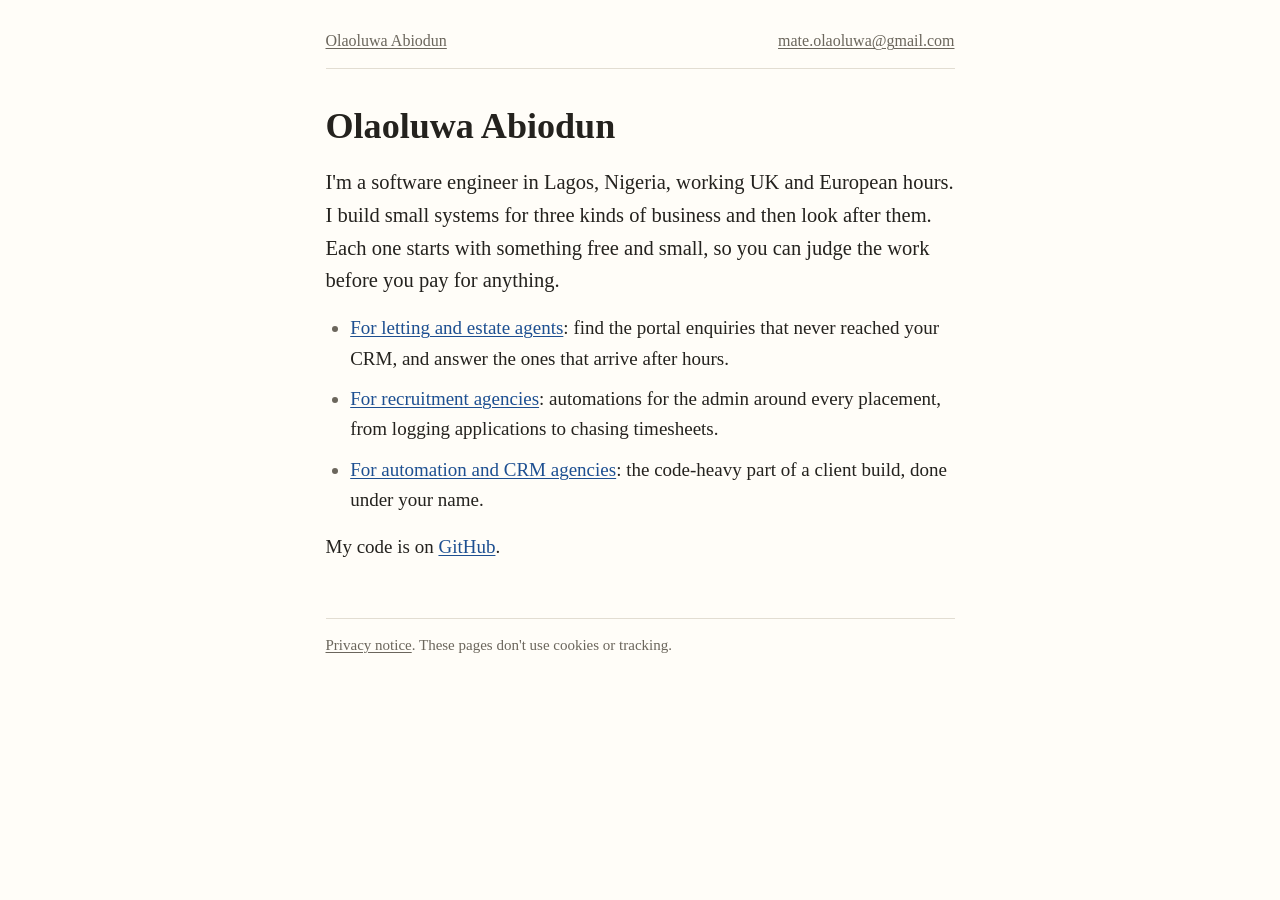
<file: index.html>
<!doctype html>
<html lang="en-GB">
<head>
<meta charset="utf-8">
<meta name="viewport" content="width=device-width, initial-scale=1">
<title>Olaoluwa Abiodun</title>
<meta name="description" content="Software engineer in Lagos building and looking after small systems for letting agents, recruitment agencies and automation agencies.">
<link rel="stylesheet" href="assets/site.css">
</head>
<body>
<div class="page">
<header class="site">
  <a href="./">Olaoluwa Abiodun</a>
  <a href="mailto:mate.olaoluwa@gmail.com">mate.olaoluwa@gmail.com</a>
</header>
<main>
<h1>Olaoluwa Abiodun</h1>
<p class="intro">I'm a software engineer in Lagos, Nigeria, working UK and European hours. I build small systems for three kinds of business and then look after them. Each one starts with something free and small, so you can judge the work before you pay for anything.</p>
<ul>
<li><a href="lettings/">For letting and estate agents</a>: find the portal enquiries that never reached your CRM, and answer the ones that arrive after hours.</li>
<li><a href="recruitment/">For recruitment agencies</a>: automations for the admin around every placement, from logging applications to chasing timesheets.</li>
<li><a href="white-label/">For automation and CRM agencies</a>: the code-heavy part of a client build, done under your name.</li>
</ul>
<p>My code is on <a href="https://github.com/AbiodunOlaoluwa">GitHub</a>.</p>
</main>
<footer class="site">
  <a href="privacy/">Privacy notice</a>. These pages don't use cookies or tracking.
</footer>
</div>
</body>
</html>
</file>
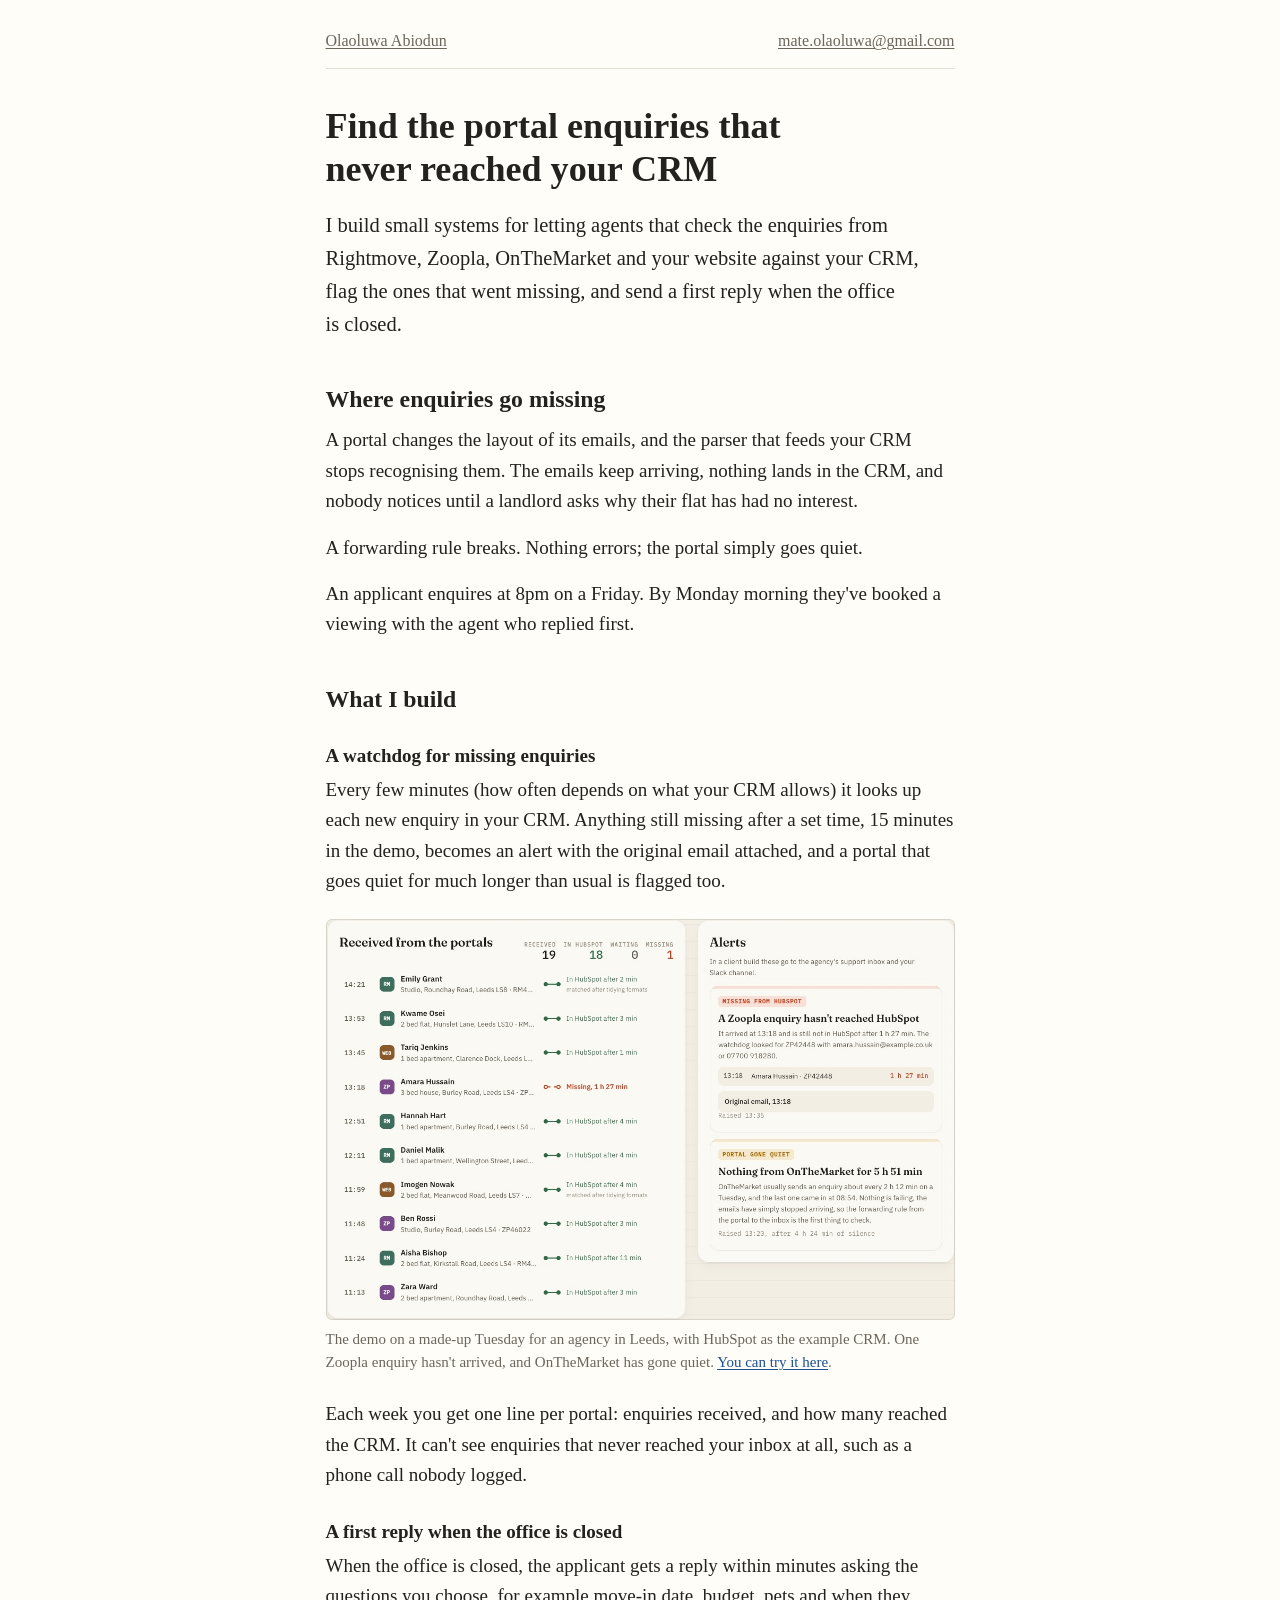
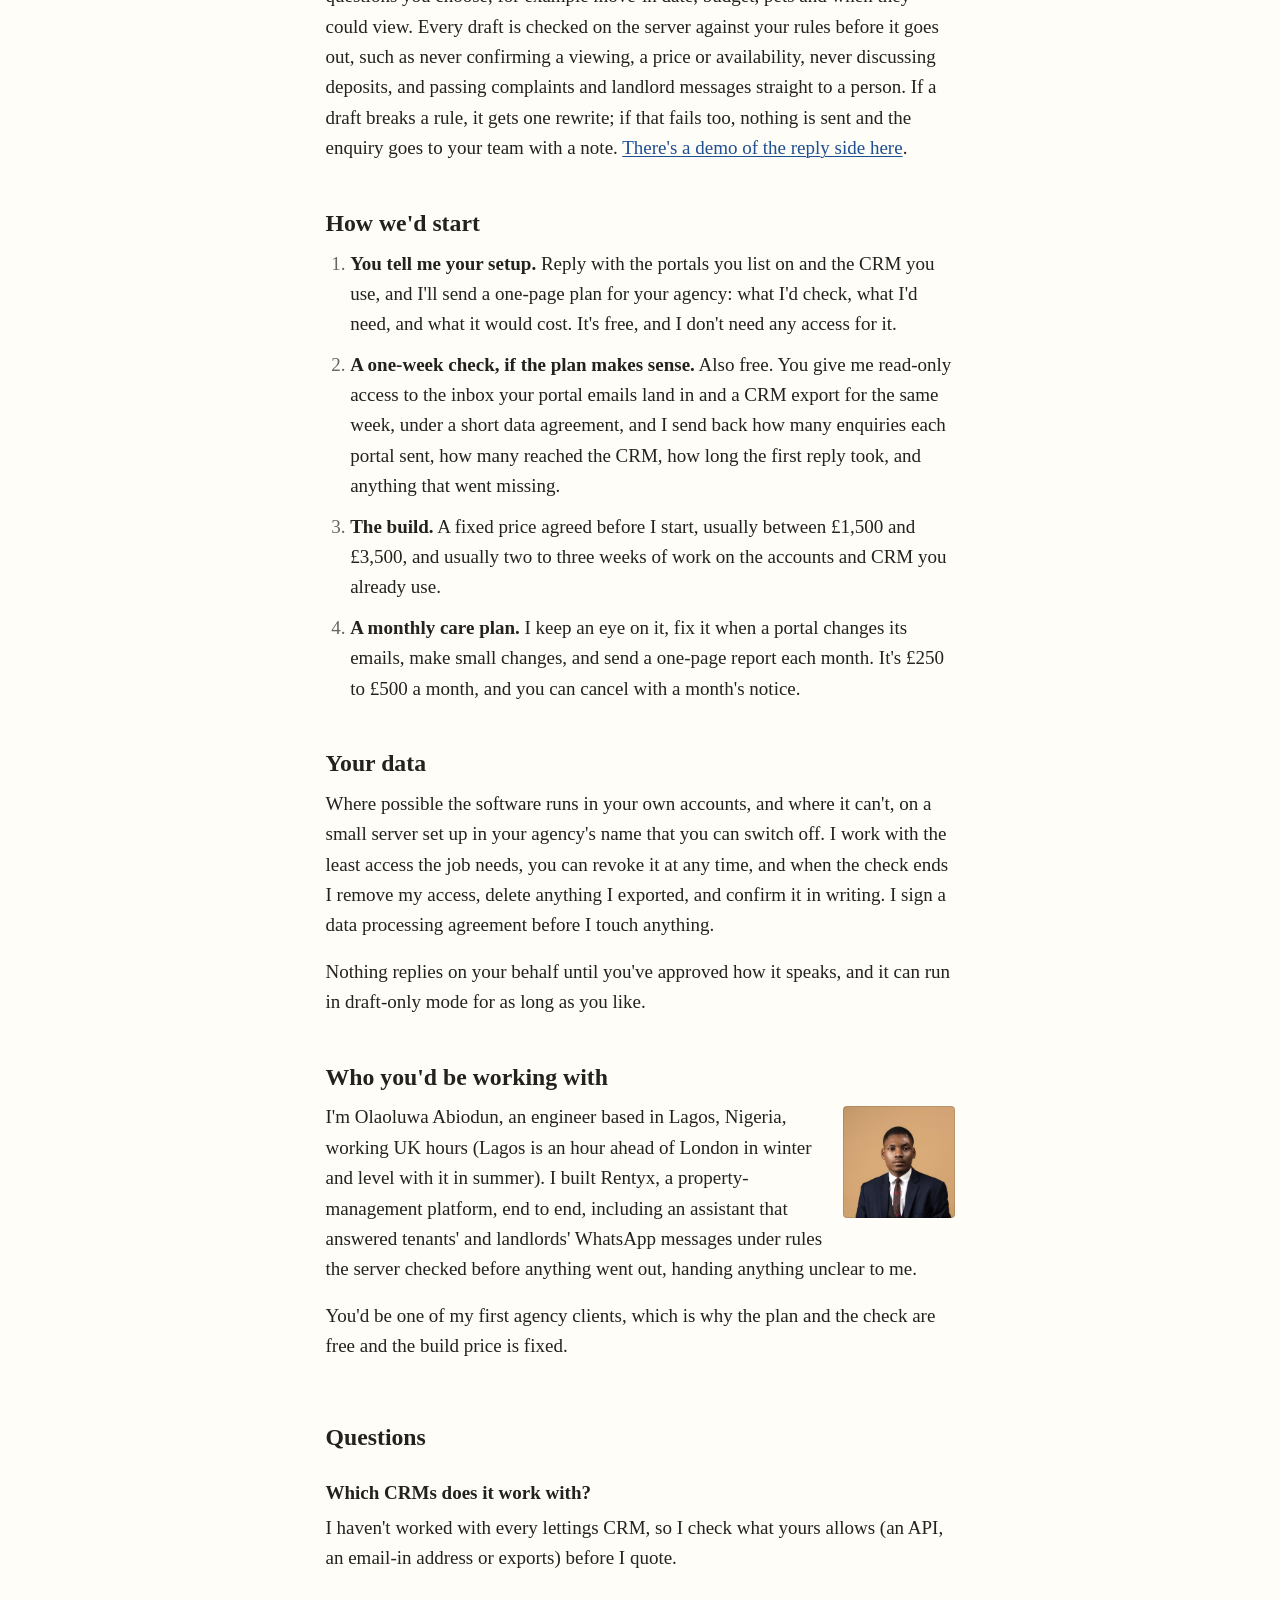
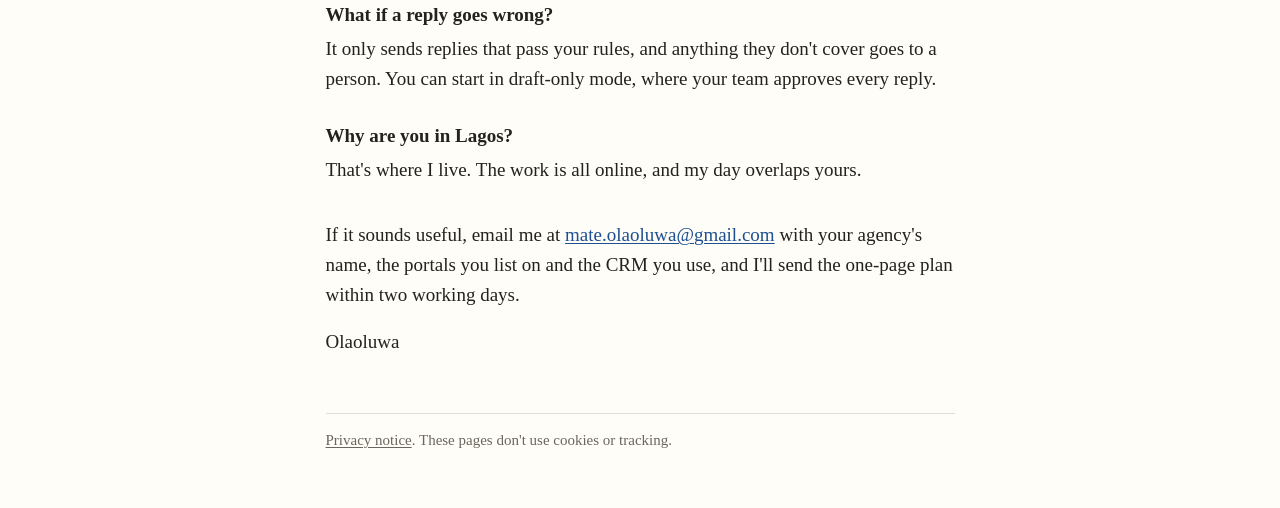
<file: lettings/index.html>
<!doctype html>
<html lang="en-GB">
<head>
<meta charset="utf-8">
<meta name="viewport" content="width=device-width, initial-scale=1">
<title>Missed enquiry checks for letting agents</title>
<meta name="description" content="Find the portal enquiries that never reached your CRM, and answer the ones that arrive when the office is closed.">
<link rel="stylesheet" href="../assets/site.css">
</head>
<body>
<div class="page">
<header class="site">
  <a href="../">Olaoluwa Abiodun</a>
  <a href="mailto:mate.olaoluwa@gmail.com">mate.olaoluwa@gmail.com</a>
</header>
<main>
<h1>Find the portal enquiries that never reached your CRM</h1>
<p class="intro">I build small systems for letting agents that check the enquiries from Rightmove, Zoopla, OnTheMarket and your website against your CRM, flag the ones that went missing, and send a first reply when the office is closed.</p>

<h2>Where enquiries go missing</h2>
<p>A portal changes the layout of its emails, and the parser that feeds your CRM stops recognising them. The emails keep arriving, nothing lands in the CRM, and nobody notices until a landlord asks why their flat has had no interest.</p>
<p>A forwarding rule breaks. Nothing errors; the portal simply goes quiet.</p>
<p>An applicant enquires at 8pm on a Friday. By Monday morning they've booked a viewing with the agent who replied first.</p>

<h2>What I build</h2>
<h3>A watchdog for missing enquiries</h3>
<p>Every few minutes (how often depends on what your CRM allows) it looks up each new enquiry in your CRM. Anything still missing after a set time, 15 minutes in the demo, becomes an alert with the original email attached, and a portal that goes quiet for much longer than usual is flagged too.</p>
<figure>
<img src="../assets/watchdog-sample.jpg" width="1185" height="757" alt="The watchdog demo: a list of the day's portal enquiries with the time each one reached the CRM, one Zoopla enquiry marked missing, and two alerts, one for the missing Zoopla enquiry and one saying OnTheMarket has gone quiet.">
<figcaption>The demo on a made-up Tuesday for an agency in Leeds, with HubSpot as the example CRM. One Zoopla enquiry hasn't arrived, and OnTheMarket has gone quiet. <a href="https://abiodunolaoluwa.github.io/enquiry-watchdog/">You can try it here</a>.</figcaption>
</figure>
<p>Each week you get one line per portal: enquiries received, and how many reached the CRM. It can't see enquiries that never reached your inbox at all, such as a phone call nobody logged.</p>

<h3>A first reply when the office is closed</h3>
<p>When the office is closed, the applicant gets a reply within minutes asking the questions you choose, for example move-in date, budget, pets and when they could view. Every draft is checked on the server against your rules before it goes out, such as never confirming a viewing, a price or availability, never discussing deposits, and passing complaints and landlord messages straight to a person. If a draft breaks a rule, it gets one rewrite; if that fails too, nothing is sent and the enquiry goes to your team with a note. <a href="https://reply-desk-8rzb.onrender.com">There's a demo of the reply side here</a>.</p>

<h2>How we'd start</h2>
<ol>
<li><strong>You tell me your setup.</strong> Reply with the portals you list on and the CRM you use, and I'll send a one-page plan for your agency: what I'd check, what I'd need, and what it would cost. It's free, and I don't need any access for it.</li>
<li><strong>A one-week check, if the plan makes sense.</strong> Also free. You give me read-only access to the inbox your portal emails land in and a CRM export for the same week, under a short data agreement, and I send back how many enquiries each portal sent, how many reached the CRM, how long the first reply took, and anything that went missing.</li>
<li><strong>The build.</strong> A fixed price agreed before I start, usually between £1,500 and £3,500, and usually two to three weeks of work on the accounts and CRM you already use.</li>
<li><strong>A monthly care plan.</strong> I keep an eye on it, fix it when a portal changes its emails, make small changes, and send a one-page report each month. It's £250 to £500 a month, and you can cancel with a month's notice.</li>
</ol>

<h2>Your data</h2>
<p>Where possible the software runs in your own accounts, and where it can't, on a small server set up in your agency's name that you can switch off. I work with the least access the job needs, you can revoke it at any time, and when the check ends I remove my access, delete anything I exported, and confirm it in writing. I sign a data processing agreement before I touch anything.</p>
<p>Nothing replies on your behalf until you've approved how it speaks, and it can run in draft-only mode for as long as you like.</p>

<h2>Who you'd be working with</h2>
<div class="me"><img src="../assets/olaoluwa.jpg" alt="Olaoluwa Abiodun" width="112" height="112">
<p>I'm Olaoluwa Abiodun, an engineer based in Lagos, Nigeria, working UK hours (Lagos is an hour ahead of London in winter and level with it in summer). I built Rentyx, a property-management platform, end to end, including an assistant that answered tenants' and landlords' WhatsApp messages under rules the server checked before anything went out, handing anything unclear to me.</p>
<p>You'd be one of my first agency clients, which is why the plan and the check are free and the build price is fixed.</p>
</div>

<h2>Questions</h2>
<h3>Which CRMs does it work with?</h3>
<p>I haven't worked with every lettings CRM, so I check what yours allows (an API, an email-in address or exports) before I quote.</p>
<h3>What if a reply goes wrong?</h3>
<p>It only sends replies that pass your rules, and anything they don't cover goes to a person. You can start in draft-only mode, where your team approves every reply.</p>
<h3>Why are you in Lagos?</h3>
<p>That's where I live. The work is all online, and my day overlaps yours.</p>

<p class="signoff">If it sounds useful, email me at <a href="mailto:mate.olaoluwa@gmail.com">mate.olaoluwa@gmail.com</a> with your agency's name, the portals you list on and the CRM you use, and I'll send the one-page plan within two working days.</p>
<p>Olaoluwa</p>
</main>
<footer class="site">
  <a href="../privacy/">Privacy notice</a>. These pages don't use cookies or tracking.
</footer>
</div>
</body>
</html>
</file>
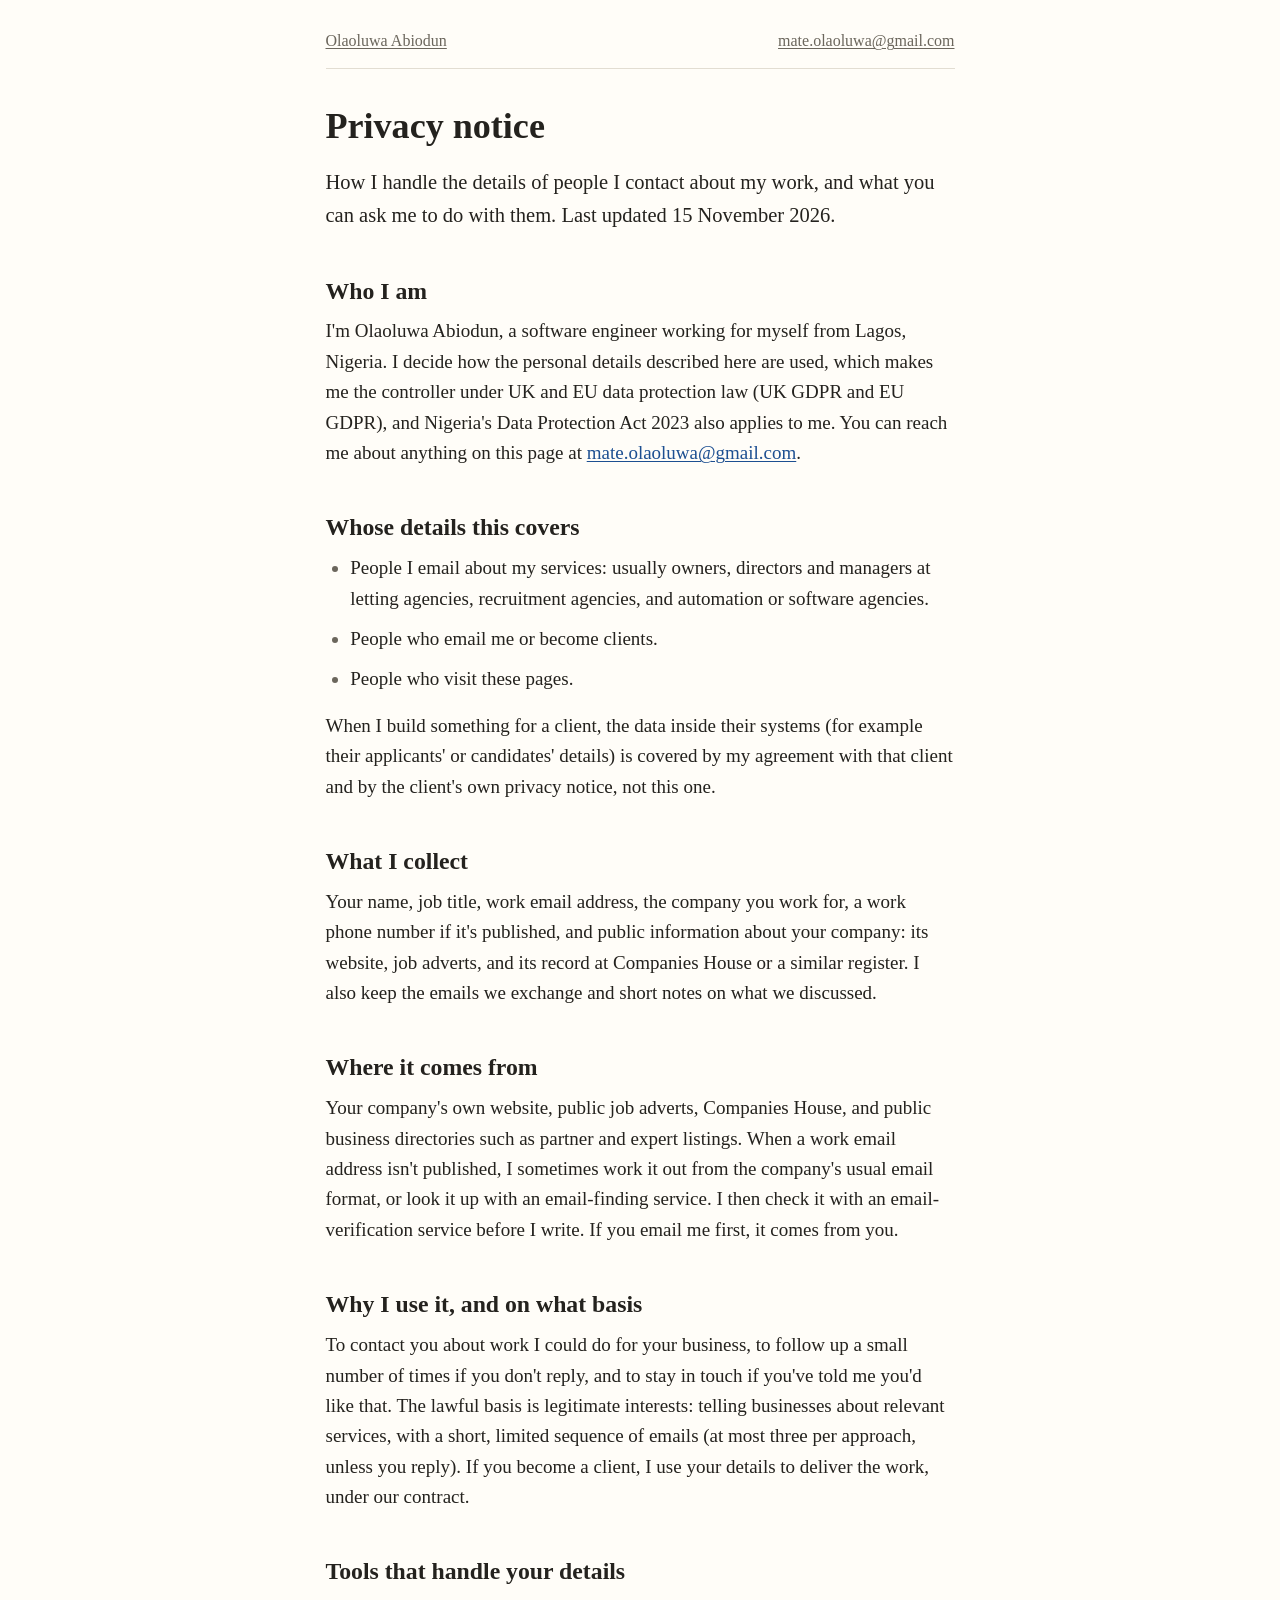
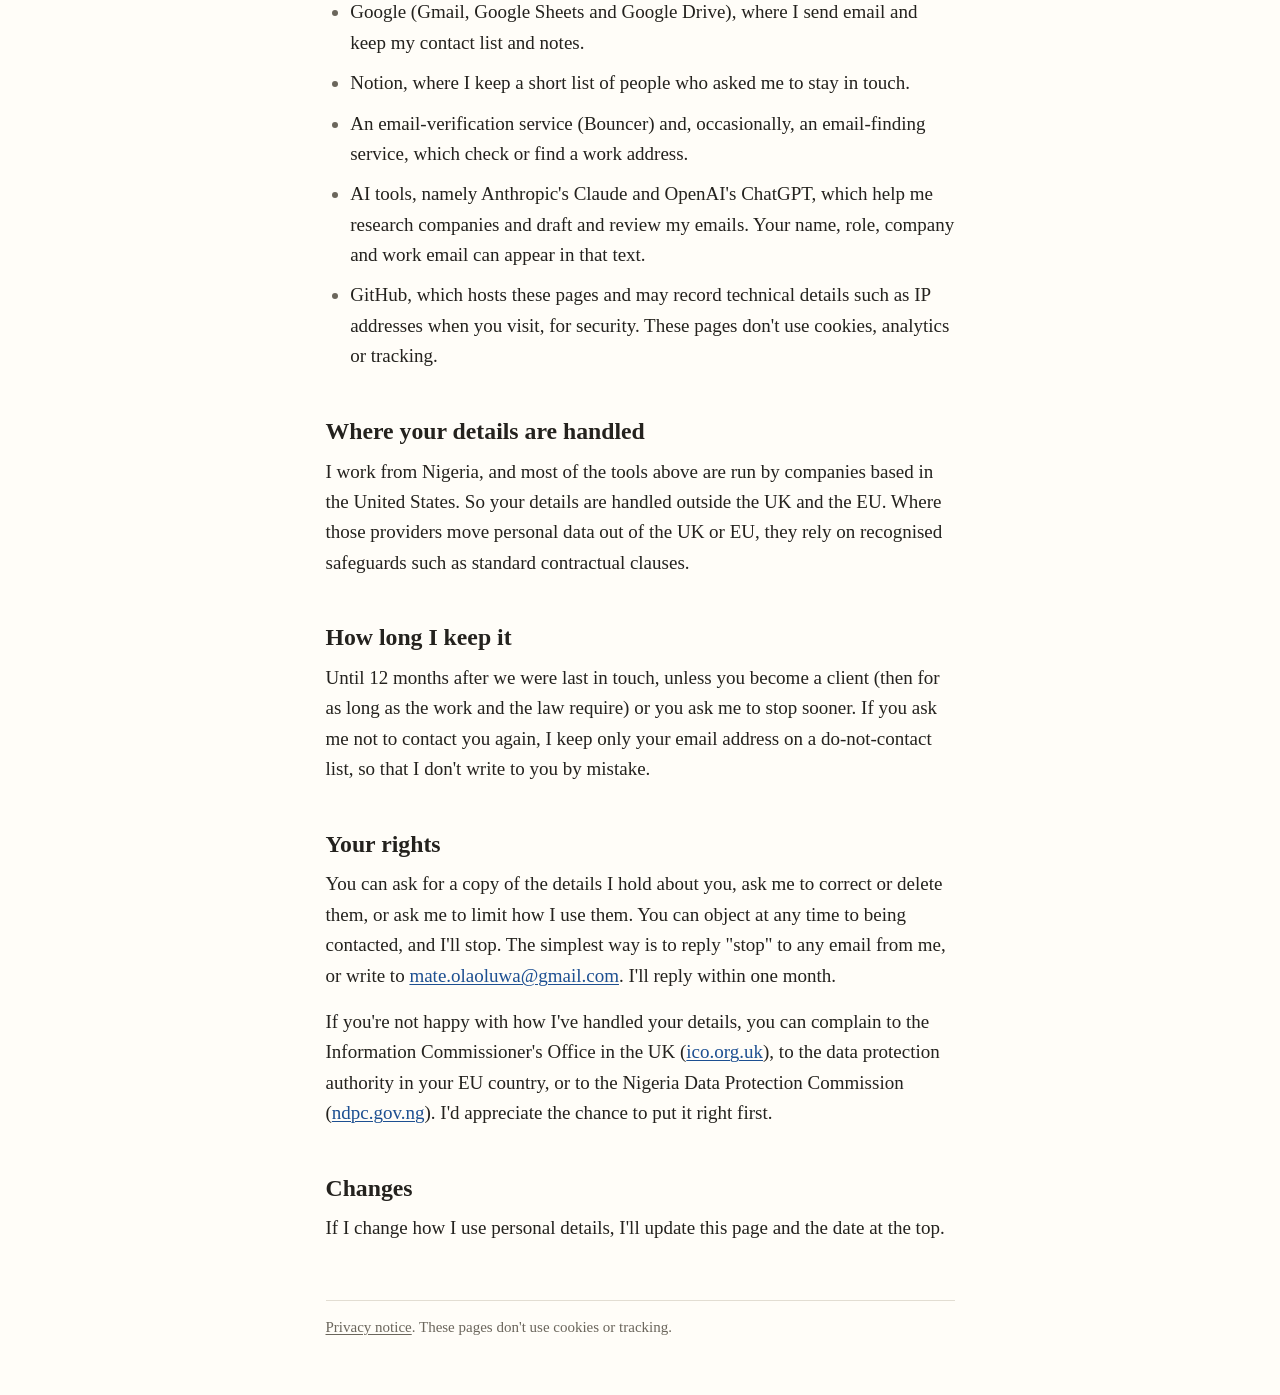
<file: privacy/index.html>
<!doctype html>
<html lang="en-GB">
<head>
<meta charset="utf-8">
<meta name="viewport" content="width=device-width, initial-scale=1">
<title>Privacy notice: Olaoluwa Abiodun</title>
<meta name="description" content="How Olaoluwa Abiodun handles the personal details of people he contacts about his work.">
<link rel="stylesheet" href="../assets/site.css">
</head>
<body>
<div class="page">
<header class="site">
  <a href="../">Olaoluwa Abiodun</a>
  <a href="mailto:mate.olaoluwa@gmail.com">mate.olaoluwa@gmail.com</a>
</header>
<main>
<h1>Privacy notice</h1>
<p class="intro">How I handle the details of people I contact about my work, and what you can ask me to do with them. Last updated 15 November 2026.</p>
<h2>Who I am</h2>
<p>I'm Olaoluwa Abiodun, a software engineer working for myself from Lagos, Nigeria. I decide how the personal details described here are used, which makes me the controller under UK and EU data protection law (UK GDPR and EU GDPR), and Nigeria's Data Protection Act 2023 also applies to me. You can reach me about anything on this page at <a href="mailto:mate.olaoluwa@gmail.com">mate.olaoluwa@gmail.com</a>.</p>
<h2>Whose details this covers</h2>
<ul><li>People I email about my services: usually owners, directors and managers at letting agencies, recruitment agencies, and automation or software agencies.</li><li>People who email me or become clients.</li><li>People who visit these pages.</li></ul>
<p>When I build something for a client, the data inside their systems (for example their applicants' or candidates' details) is covered by my agreement with that client and by the client's own privacy notice, not this one.</p>
<h2>What I collect</h2>
<p>Your name, job title, work email address, the company you work for, a work phone number if it's published, and public information about your company: its website, job adverts, and its record at Companies House or a similar register. I also keep the emails we exchange and short notes on what we discussed.</p>
<h2>Where it comes from</h2>
<p>Your company's own website, public job adverts, Companies House, and public business directories such as partner and expert listings. When a work email address isn't published, I sometimes work it out from the company's usual email format, or look it up with an email-finding service. I then check it with an email-verification service before I write. If you email me first, it comes from you.</p>
<h2>Why I use it, and on what basis</h2>
<p>To contact you about work I could do for your business, to follow up a small number of times if you don't reply, and to stay in touch if you've told me you'd like that. The lawful basis is legitimate interests: telling businesses about relevant services, with a short, limited sequence of emails (at most three per approach, unless you reply). If you become a client, I use your details to deliver the work, under our contract.</p>
<h2>Tools that handle your details</h2>
<ul><li>Google (Gmail, Google Sheets and Google Drive), where I send email and keep my contact list and notes.</li><li>Notion, where I keep a short list of people who asked me to stay in touch.</li><li>An email-verification service (Bouncer) and, occasionally, an email-finding service, which check or find a work address.</li><li>AI tools, namely Anthropic's Claude and OpenAI's ChatGPT, which help me research companies and draft and review my emails. Your name, role, company and work email can appear in that text.</li><li>GitHub, which hosts these pages and may record technical details such as IP addresses when you visit, for security. These pages don't use cookies, analytics or tracking.</li></ul>
<h2>Where your details are handled</h2>
<p>I work from Nigeria, and most of the tools above are run by companies based in the United States. So your details are handled outside the UK and the EU. Where those providers move personal data out of the UK or EU, they rely on recognised safeguards such as standard contractual clauses.</p>
<h2>How long I keep it</h2>
<p>Until 12 months after we were last in touch, unless you become a client (then for as long as the work and the law require) or you ask me to stop sooner. If you ask me not to contact you again, I keep only your email address on a do-not-contact list, so that I don't write to you by mistake.</p>
<h2>Your rights</h2>
<p>You can ask for a copy of the details I hold about you, ask me to correct or delete them, or ask me to limit how I use them. You can object at any time to being contacted, and I'll stop. The simplest way is to reply "stop" to any email from me, or write to <a href="mailto:mate.olaoluwa@gmail.com">mate.olaoluwa@gmail.com</a>. I'll reply within one month.</p>
<p>If you're not happy with how I've handled your details, you can complain to the Information Commissioner's Office in the UK (<a href="https://ico.org.uk/make-a-complaint/">ico.org.uk</a>), to the data protection authority in your EU country, or to the Nigeria Data Protection Commission (<a href="https://ndpc.gov.ng">ndpc.gov.ng</a>). I'd appreciate the chance to put it right first.</p>
<h2>Changes</h2>
<p>If I change how I use personal details, I'll update this page and the date at the top.</p>
</main>
<footer class="site">
  <a href="../privacy/">Privacy notice</a>. These pages don't use cookies or tracking.
</footer>
</div>
</body>
</html>
</file>
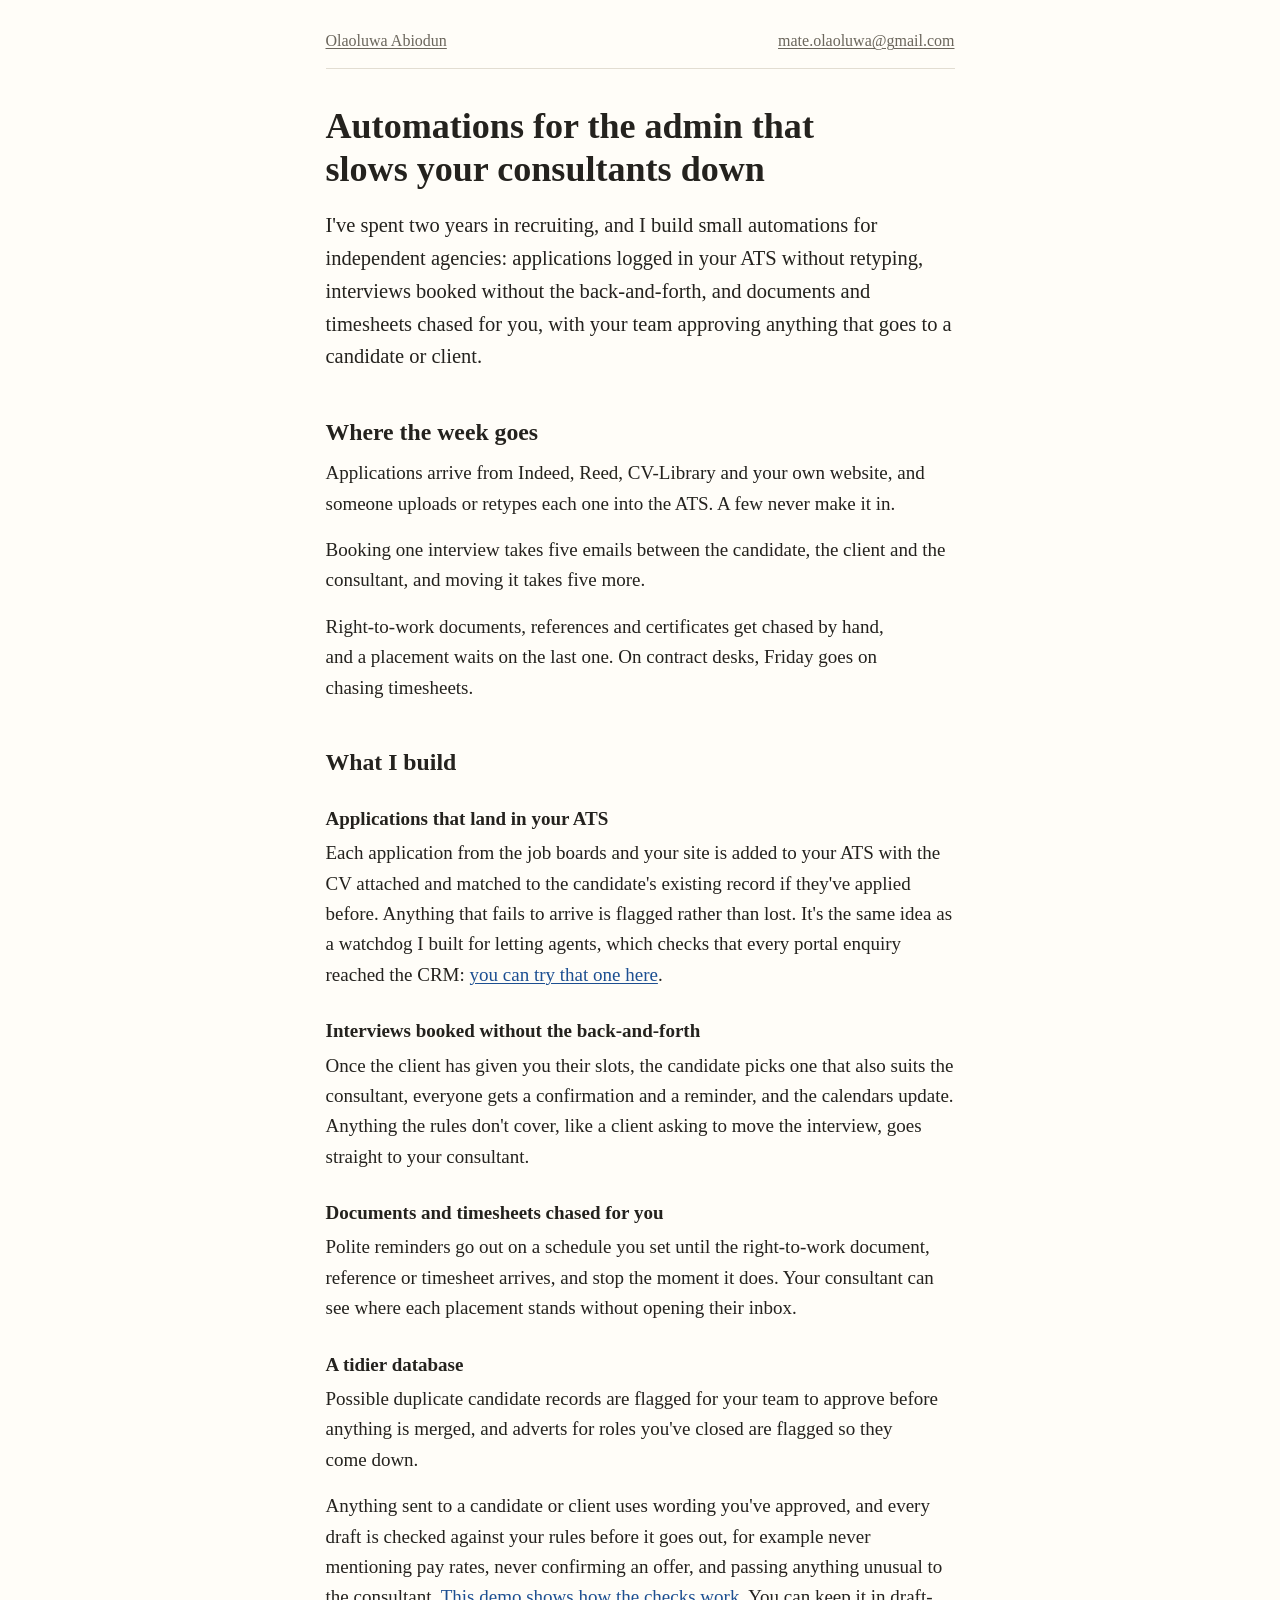
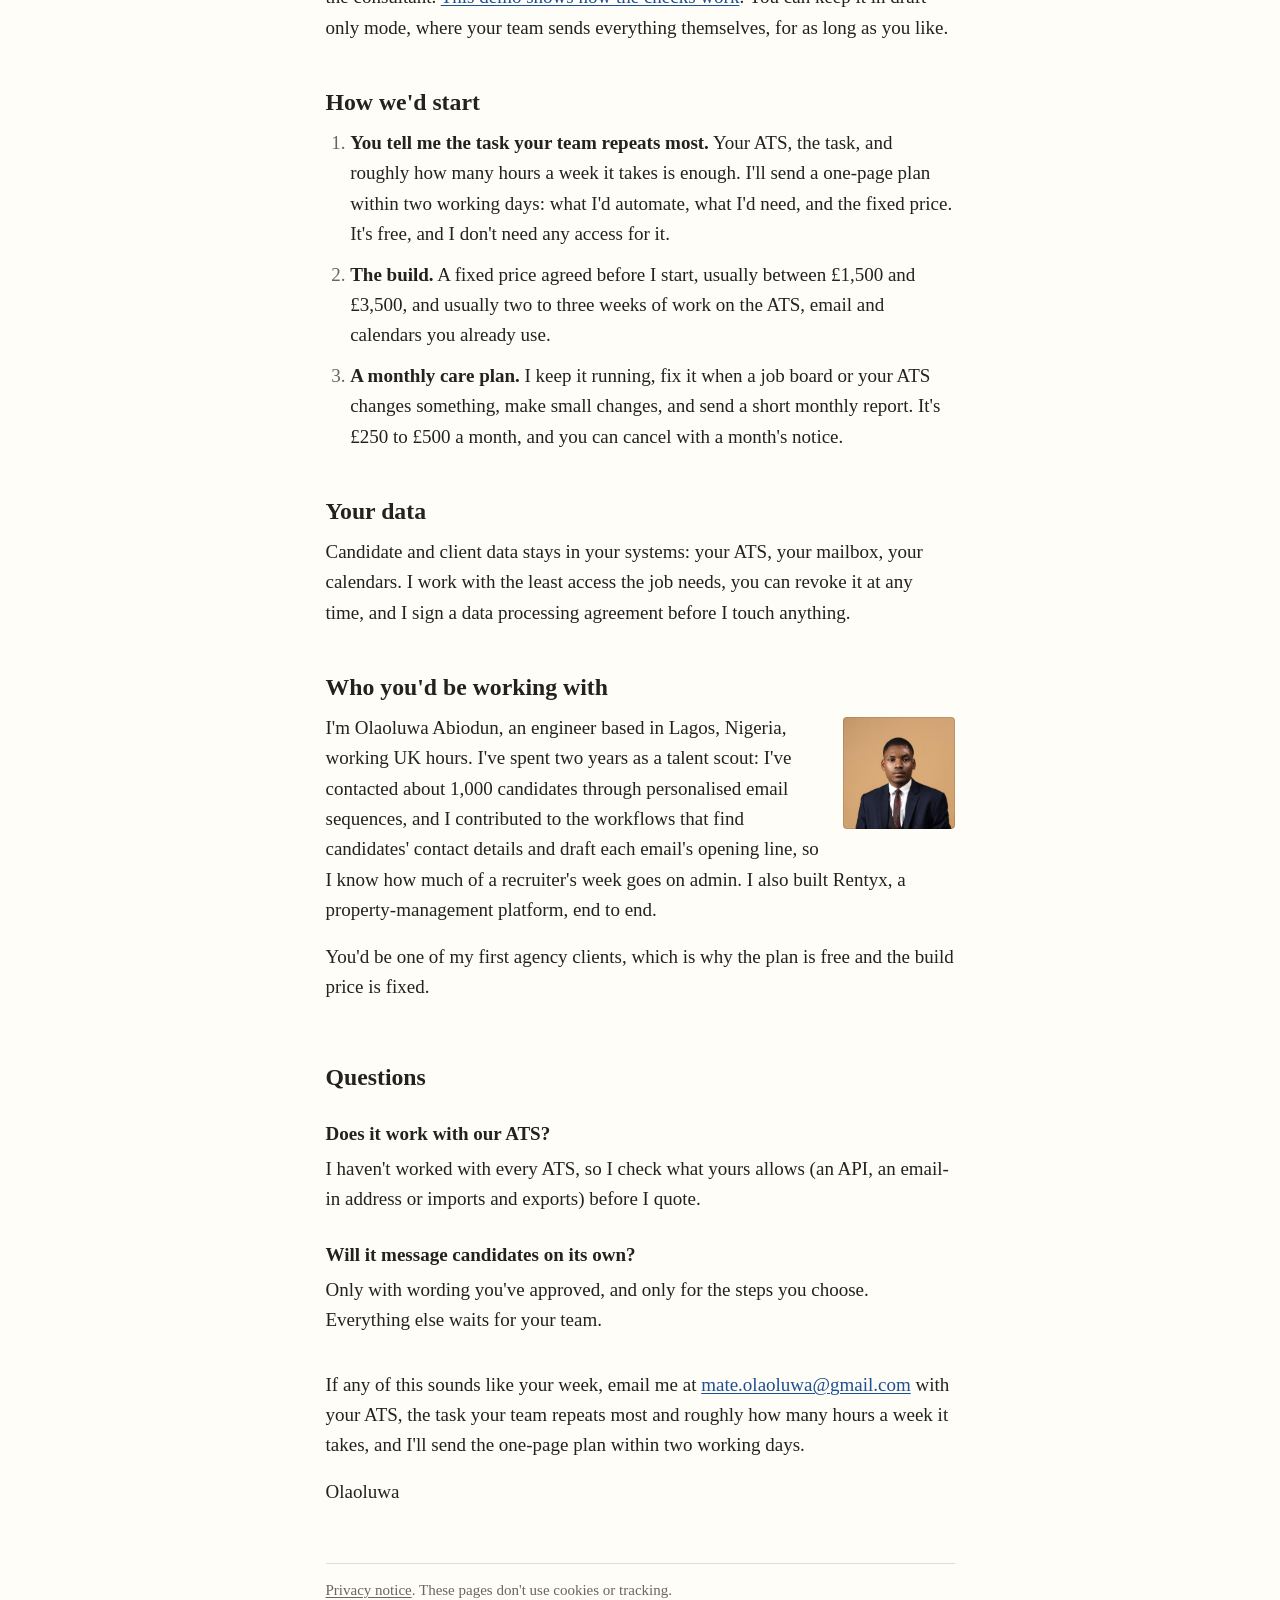
<file: recruitment/index.html>
<!doctype html>
<html lang="en-GB">
<head>
<meta charset="utf-8">
<meta name="viewport" content="width=device-width, initial-scale=1">
<title>Automations for independent recruitment agencies</title>
<meta name="description" content="Small automations that take the logging, booking and chasing off your recruitment team, with your team approving anything that goes to a candidate or client.">
<link rel="stylesheet" href="../assets/site.css">
</head>
<body>
<div class="page">
<header class="site">
  <a href="../">Olaoluwa Abiodun</a>
  <a href="mailto:mate.olaoluwa@gmail.com">mate.olaoluwa@gmail.com</a>
</header>
<main>
<h1>Automations for the admin that slows your consultants down</h1>
<p class="intro">I've spent two years in recruiting, and I build small automations for independent agencies: applications logged in your ATS without retyping, interviews booked without the back-and-forth, and documents and timesheets chased for you, with your team approving anything that goes to a candidate or client.</p>

<h2>Where the week goes</h2>
<p>Applications arrive from Indeed, Reed, CV-Library and your own website, and someone uploads or retypes each one into the ATS. A few never make it in.</p>
<p>Booking one interview takes five emails between the candidate, the client and the consultant, and moving it takes five more.</p>
<p>Right-to-work documents, references and certificates get chased by hand, and a placement waits on the last one. On contract desks, Friday goes on chasing timesheets.</p>

<h2>What I build</h2>
<h3>Applications that land in your ATS</h3>
<p>Each application from the job boards and your site is added to your ATS with the CV attached and matched to the candidate's existing record if they've applied before. Anything that fails to arrive is flagged rather than lost. It's the same idea as a watchdog I built for letting agents, which checks that every portal enquiry reached the CRM: <a href="https://abiodunolaoluwa.github.io/enquiry-watchdog/">you can try that one here</a>.</p>
<h3>Interviews booked without the back-and-forth</h3>
<p>Once the client has given you their slots, the candidate picks one that also suits the consultant, everyone gets a confirmation and a reminder, and the calendars update. Anything the rules don't cover, like a client asking to move the interview, goes straight to your consultant.</p>
<h3>Documents and timesheets chased for you</h3>
<p>Polite reminders go out on a schedule you set until the right-to-work document, reference or timesheet arrives, and stop the moment it does. Your consultant can see where each placement stands without opening their inbox.</p>
<h3>A tidier database</h3>
<p>Possible duplicate candidate records are flagged for your team to approve before anything is merged, and adverts for roles you've closed are flagged so they come down.</p>
<p>Anything sent to a candidate or client uses wording you've approved, and every draft is checked against your rules before it goes out, for example never mentioning pay rates, never confirming an offer, and passing anything unusual to the consultant. <a href="https://reply-desk-8rzb.onrender.com">This demo shows how the checks work</a>. You can keep it in draft-only mode, where your team sends everything themselves, for as long as you like.</p>

<h2>How we'd start</h2>
<ol>
<li><strong>You tell me the task your team repeats most.</strong> Your ATS, the task, and roughly how many hours a week it takes is enough. I'll send a one-page plan within two working days: what I'd automate, what I'd need, and the fixed price. It's free, and I don't need any access for it.</li>
<li><strong>The build.</strong> A fixed price agreed before I start, usually between £1,500 and £3,500, and usually two to three weeks of work on the ATS, email and calendars you already use.</li>
<li><strong>A monthly care plan.</strong> I keep it running, fix it when a job board or your ATS changes something, make small changes, and send a short monthly report. It's £250 to £500 a month, and you can cancel with a month's notice.</li>
</ol>

<h2>Your data</h2>
<p>Candidate and client data stays in your systems: your ATS, your mailbox, your calendars. I work with the least access the job needs, you can revoke it at any time, and I sign a data processing agreement before I touch anything.</p>

<h2>Who you'd be working with</h2>
<div class="me"><img src="../assets/olaoluwa.jpg" alt="Olaoluwa Abiodun" width="112" height="112">
<p>I'm Olaoluwa Abiodun, an engineer based in Lagos, Nigeria, working UK hours. I've spent two years as a talent scout: I've contacted about 1,000 candidates through personalised email sequences, and I contributed to the workflows that find candidates' contact details and draft each email's opening line, so I know how much of a recruiter's week goes on admin. I also built Rentyx, a property-management platform, end to end.</p>
<p>You'd be one of my first agency clients, which is why the plan is free and the build price is fixed.</p>
</div>

<h2>Questions</h2>
<h3>Does it work with our ATS?</h3>
<p>I haven't worked with every ATS, so I check what yours allows (an API, an email-in address or imports and exports) before I quote.</p>
<h3>Will it message candidates on its own?</h3>
<p>Only with wording you've approved, and only for the steps you choose. Everything else waits for your team.</p>

<p class="signoff">If any of this sounds like your week, email me at <a href="mailto:mate.olaoluwa@gmail.com">mate.olaoluwa@gmail.com</a> with your ATS, the task your team repeats most and roughly how many hours a week it takes, and I'll send the one-page plan within two working days.</p>
<p>Olaoluwa</p>
</main>
<footer class="site">
  <a href="../privacy/">Privacy notice</a>. These pages don't use cookies or tracking.
</footer>
</div>
</body>
</html>
</file>
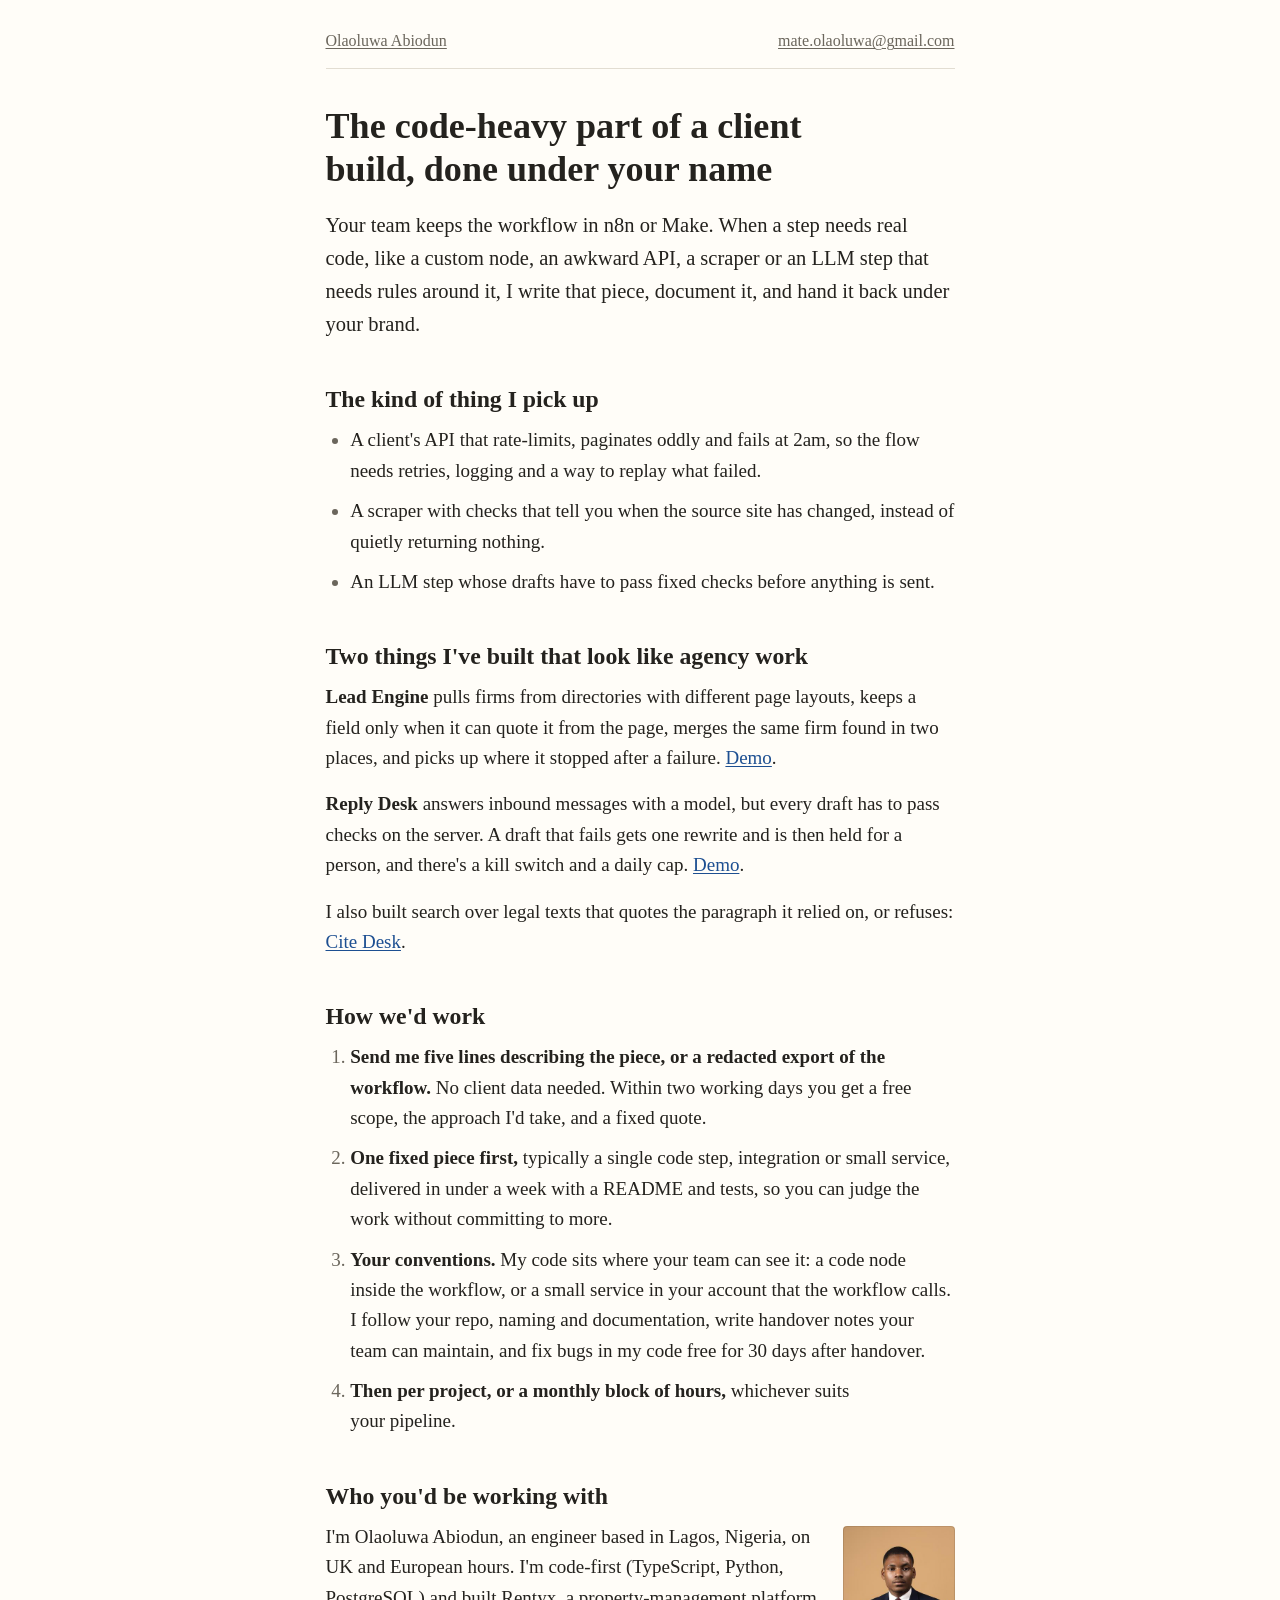
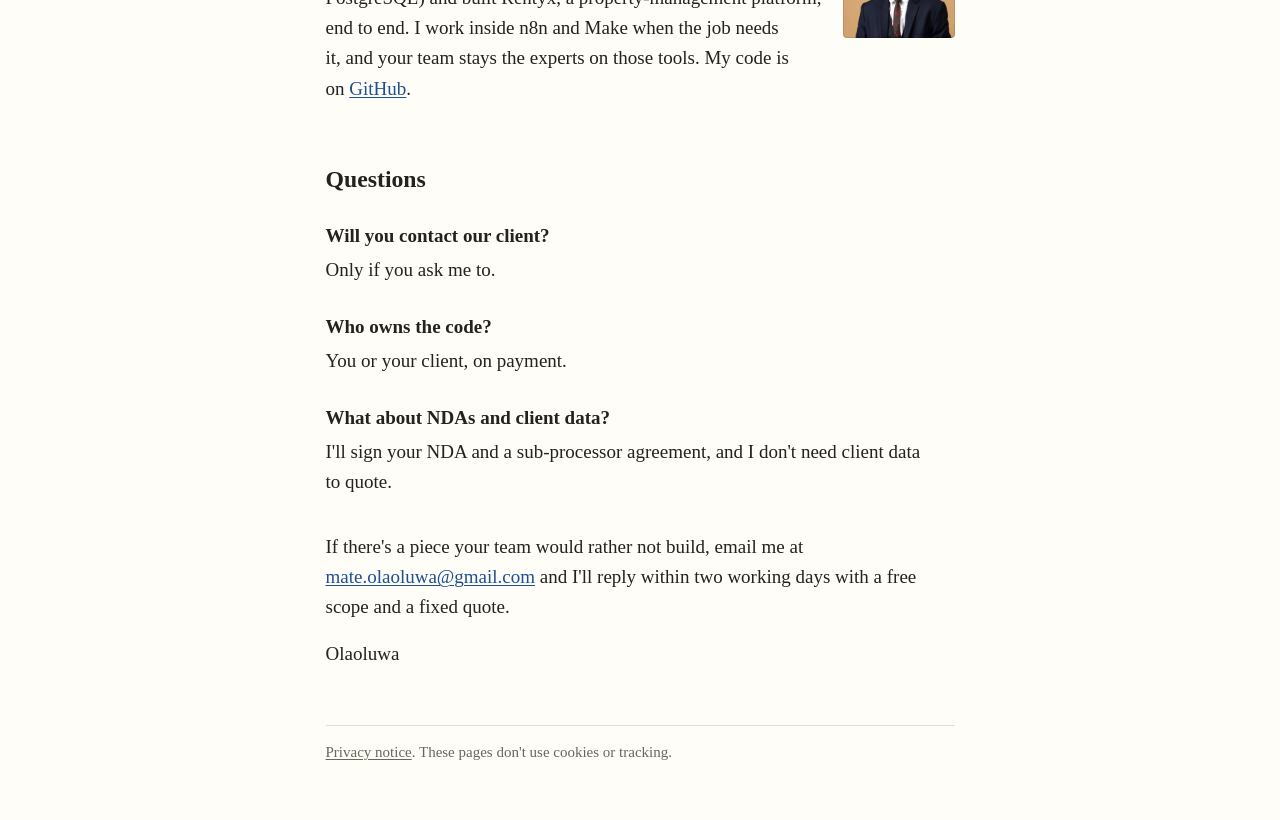
<file: white-label/index.html>
<!doctype html>
<html lang="en-GB">
<head>
<meta charset="utf-8">
<meta name="viewport" content="width=device-width, initial-scale=1">
<title>White-label build help for automation agencies</title>
<meta name="description" content="The code-heavy part of a client build, done under your name: custom steps, awkward APIs, scrapers and LLM steps with checks.">
<link rel="stylesheet" href="../assets/site.css">
</head>
<body>
<div class="page">
<header class="site">
  <a href="../">Olaoluwa Abiodun</a>
  <a href="mailto:mate.olaoluwa@gmail.com">mate.olaoluwa@gmail.com</a>
</header>
<main>
<h1>The code-heavy part of a client build, done under your name</h1>
<p class="intro">Your team keeps the workflow in n8n or Make. When a step needs real code, like a custom node, an awkward API, a scraper or an LLM step that needs rules around it, I write that piece, document it, and hand it back under your brand.</p>

<h2>The kind of thing I pick up</h2>
<ul>
<li>A client's API that rate-limits, paginates oddly and fails at 2am, so the flow needs retries, logging and a way to replay what failed.</li>
<li>A scraper with checks that tell you when the source site has changed, instead of quietly returning nothing.</li>
<li>An LLM step whose drafts have to pass fixed checks before anything is sent.</li>
</ul>

<h2>Two things I've built that look like agency work</h2>
<p><strong>Lead Engine</strong> pulls firms from directories with different page layouts, keeps a field only when it can quote it from the page, merges the same firm found in two places, and picks up where it stopped after a failure. <a href="https://lead-engine-yqxv.onrender.com">Demo</a>.</p>
<p><strong>Reply Desk</strong> answers inbound messages with a model, but every draft has to pass checks on the server. A draft that fails gets one rewrite and is then held for a person, and there's a kill switch and a daily cap. <a href="https://reply-desk-8rzb.onrender.com">Demo</a>.</p>
<p>I also built search over legal texts that quotes the paragraph it relied on, or refuses: <a href="https://cite-desk.onrender.com">Cite Desk</a>.</p>

<h2>How we'd work</h2>
<ol>
<li><strong>Send me five lines describing the piece, or a redacted export of the workflow.</strong> No client data needed. Within two working days you get a free scope, the approach I'd take, and a fixed quote.</li>
<li><strong>One fixed piece first,</strong> typically a single code step, integration or small service, delivered in under a week with a README and tests, so you can judge the work without committing to more.</li>
<li><strong>Your conventions.</strong> My code sits where your team can see it: a code node inside the workflow, or a small service in your account that the workflow calls. I follow your repo, naming and documentation, write handover notes your team can maintain, and fix bugs in my code free for 30 days after handover.</li>
<li><strong>Then per project, or a monthly block of hours,</strong> whichever suits your pipeline.</li>
</ol>

<h2>Who you'd be working with</h2>
<div class="me"><img src="../assets/olaoluwa.jpg" alt="Olaoluwa Abiodun" width="112" height="112">
<p>I'm Olaoluwa Abiodun, an engineer based in Lagos, Nigeria, on UK and European hours. I'm code-first (TypeScript, Python, PostgreSQL) and built Rentyx, a property-management platform, end to end. I work inside n8n and Make when the job needs it, and your team stays the experts on those tools. My code is on <a href="https://github.com/AbiodunOlaoluwa">GitHub</a>.</p>
</div>

<h2>Questions</h2>
<h3>Will you contact our client?</h3>
<p>Only if you ask me to.</p>
<h3>Who owns the code?</h3>
<p>You or your client, on payment.</p>
<h3>What about NDAs and client data?</h3>
<p>I'll sign your NDA and a sub-processor agreement, and I don't need client data to quote.</p>

<p class="signoff">If there's a piece your team would rather not build, email me at <a href="mailto:mate.olaoluwa@gmail.com">mate.olaoluwa@gmail.com</a> and I'll reply within two working days with a free scope and a fixed quote.</p>
<p>Olaoluwa</p>
</main>
<footer class="site">
  <a href="../privacy/">Privacy notice</a>. These pages don't use cookies or tracking.
</footer>
</div>
</body>
</html>
</file>
<file: assets/site.css>
/* Plain pages, written like a letter. One column, the reader's own system fonts, ordinary links. */

:root {
  --bg: #fffdf8;
  --text: #24221e;
  --muted: #6b665c;
  --line: #e2ddd2;
  --link: #1d4f91;
  --link-visited: #5b3f8c;
  --mark: #fff3c4;
  color-scheme: light dark;
}

@media (prefers-color-scheme: dark) {
  :root {
    --bg: #181715;
    --text: #e6e1d6;
    --muted: #a29b8d;
    --line: #34312b;
    --link: #8db4ef;
    --link-visited: #b9a3e3;
    --mark: #4a4120;
  }
}

* { box-sizing: border-box; }

html { -webkit-text-size-adjust: 100%; text-size-adjust: 100%; }

body {
  margin: 0;
  background: var(--bg);
  color: var(--text);
  font-family: "Iowan Old Style", "Palatino Linotype", Palatino, "URW Palladio L", P052, Georgia, serif;
  font-size: 19px;
  line-height: 1.6;
  -webkit-font-smoothing: antialiased;
}
@media (max-width: 600px) { body { font-size: 18px; } }

.page {
  max-width: 35em;
  margin: 0 auto;
  padding: 28px 18px 56px;
}

header.site {
  display: flex; flex-wrap: wrap; justify-content: space-between; gap: 4px 16px;
  font-size: 16px; color: var(--muted);
  padding-bottom: 14px; margin-bottom: 36px;
  border-bottom: 1px solid var(--line);
}
header.site a { color: var(--muted); }
header.site a:hover { color: var(--text); }

a { color: var(--link); text-underline-offset: 2px; text-decoration-thickness: 1px; }
a:visited { color: var(--link-visited); }
a:hover { text-decoration-thickness: 2px; }
a:focus-visible { outline: 2px solid var(--link); outline-offset: 2px; }

h1 {
  font-size: 1.9em; line-height: 1.2; font-weight: 700;
  margin: 0 0 18px;
  text-wrap: balance;
}
h2 {
  font-size: 1.25em; line-height: 1.3; font-weight: 700;
  margin: 44px 0 10px;
  text-wrap: balance;
}
h3 { font-size: 1em; font-weight: 700; margin: 26px 0 4px; }

p, li { text-wrap: pretty; }
p { margin: 0 0 16px; }
ul, ol { margin: 0 0 16px; padding-left: 1.3em; }
li { margin: 0 0 10px; }
li::marker { color: var(--muted); }
strong { font-weight: 700; }

.intro { font-size: 1.08em; }

/* a real screenshot, with a caption */
figure { margin: 22px 0 26px; }
figure img {
  display: block; width: 100%; height: auto;
  border-radius: 6px;
  outline: 1px solid rgba(0, 0, 0, 0.1); outline-offset: -1px;
}
figcaption { font-size: 15px; color: var(--muted); margin-top: 8px; line-height: 1.5; }

/* the one sample table */
.table-wrap { overflow-x: auto; margin: 18px 0 8px; }
table { border-collapse: collapse; font-size: 16px; line-height: 1.45; min-width: 30em; }
th, td { text-align: left; vertical-align: top; padding: 8px 10px; border: 1px solid var(--line); }
th { font-weight: 700; }
@media (max-width: 600px) {
  table { min-width: 0; width: 100%; }
  thead, tr:first-child { display: none; }
  table, tbody, tr, td { display: block; }
  td { border: 0; border-top: 1px solid var(--line); padding: 8px 0; }
  td::before { content: attr(data-label); display: block; font-weight: 700; }
}

/* the person */
.me { display: flow-root; }
.me img {
  float: right; width: 112px; height: 112px; object-fit: cover;
  margin: 4px 0 10px 18px; border-radius: 4px;
  outline: 1px solid rgba(0, 0, 0, 0.1); outline-offset: -1px;
}

.signoff { margin-top: 34px; }

footer.site {
  margin-top: 56px; padding-top: 14px; border-top: 1px solid var(--line);
  font-size: 15px; color: var(--muted);
}
footer.site a { color: var(--muted); }

@media print {
  body { background: #fff; color: #000; font-size: 12pt; }
  header.site, footer.site { color: #000; }
}
</file>
